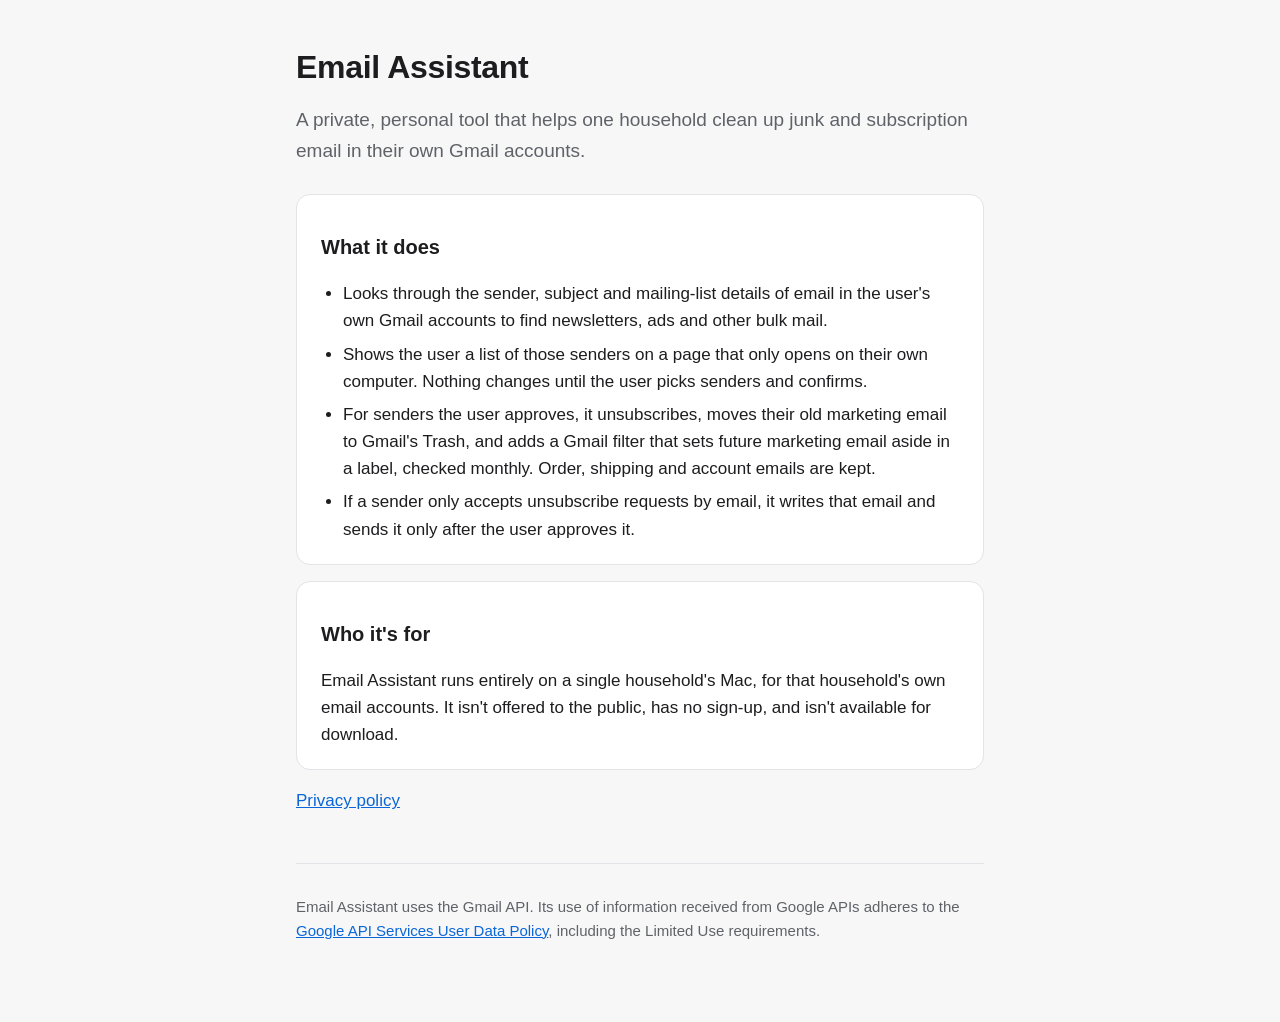
<file: index.html>
<!doctype html>
<html lang="en">
<head>
  <meta charset="utf-8">
  <meta name="viewport" content="width=device-width, initial-scale=1">
  <title>Email Assistant</title>
  <meta name="description" content="A private, personal tool that helps one household clean up junk and subscription email in their own Gmail accounts.">
  <link rel="stylesheet" href="style.css">
</head>
<body>
  <main>
    <h1>Email Assistant</h1>
    <p class="lead">
      A private, personal tool that helps one household clean up junk and
      subscription email in their own Gmail accounts.
    </p>

    <div class="card">
      <h2>What it does</h2>
      <ul>
        <li>Looks through the sender, subject and mailing-list details of email in the
          user's own Gmail accounts to find newsletters, ads and other bulk mail.</li>
        <li>Shows the user a list of those senders on a page that only opens on their
          own computer. Nothing changes until the user picks senders and confirms.</li>
        <li>For senders the user approves, it unsubscribes, moves their old
          marketing email to Gmail's Trash, and adds a Gmail filter that sets future marketing
          email aside in a label, checked monthly. Order, shipping and account emails are kept.</li>
        <li>If a sender only accepts unsubscribe requests by email, it writes that email
          and sends it only after the user approves it.</li>
      </ul>
    </div>

    <div class="card">
      <h2>Who it's for</h2>
      <p>
        Email Assistant runs entirely on a single household's Mac, for that household's
        own email accounts. It isn't offered to the public, has no sign-up, and isn't
        available for download.
      </p>
    </div>

    <p><a href="privacy.html">Privacy policy</a></p>

    <footer>
      <p class="muted">Email Assistant uses the Gmail API. Its use of information received
        from Google APIs adheres to the
        <a href="https://developers.google.com/terms/api-services-user-data-policy">Google API
        Services User Data Policy</a>, including the Limited Use requirements.</p>
    </footer>
  </main>
</body>
</html>
</file>
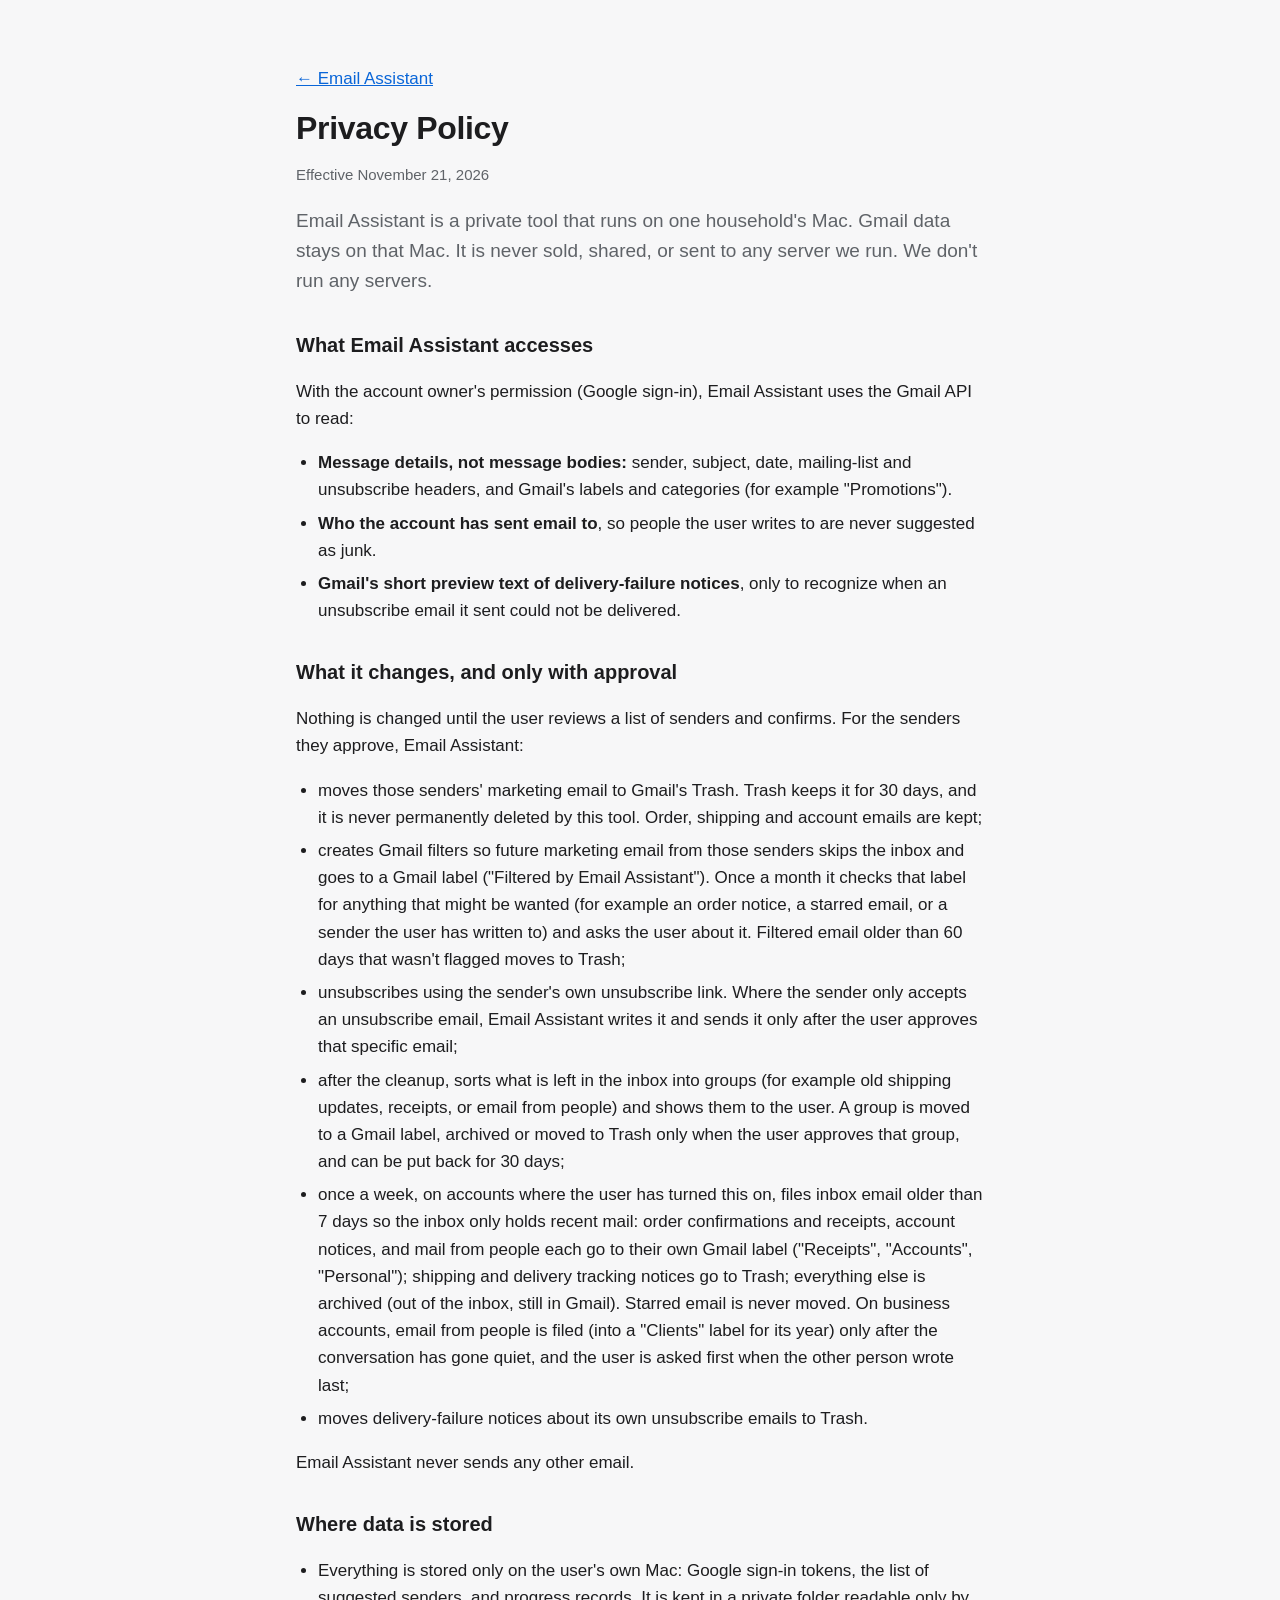
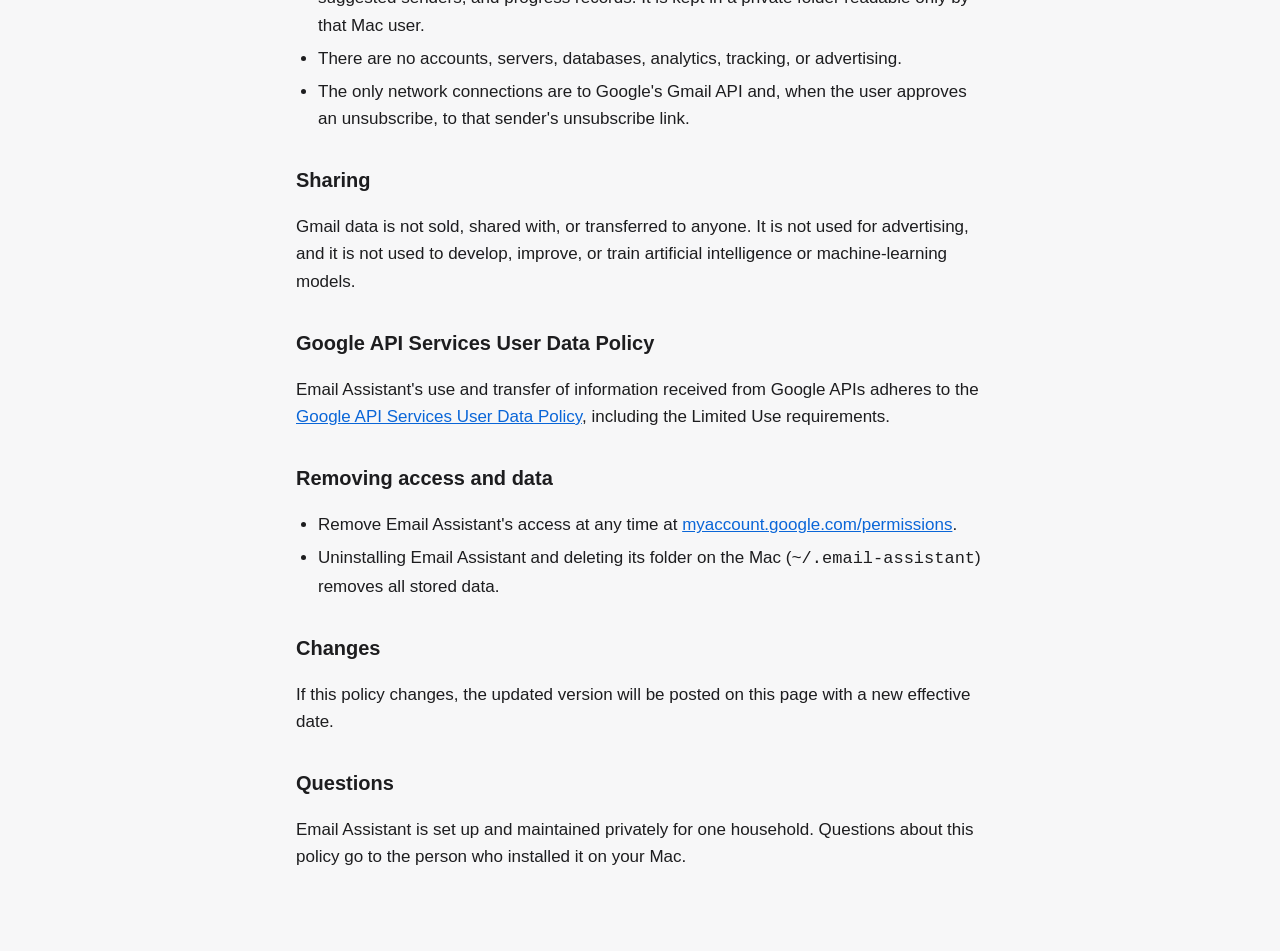
<file: privacy.html>
<!doctype html>
<html lang="en">
<head>
  <meta charset="utf-8">
  <meta name="viewport" content="width=device-width, initial-scale=1">
  <title>Privacy Policy</title>
  <meta name="description" content="How Email Assistant handles Gmail data: it stays on the user's own Mac and is never shared.">
  <link rel="stylesheet" href="style.css">
</head>
<body>
  <main>
    <p><a href="index.html">← Email Assistant</a></p>
    <h1>Privacy Policy</h1>
    <p class="muted">Effective November 21, 2026</p>

    <p class="lead">
      Email Assistant is a private tool that runs on one household's Mac. Gmail data
      stays on that Mac. It is never sold, shared, or sent to any server we run.
      We don't run any servers.
    </p>

    <h2>What Email Assistant accesses</h2>
    <p>With the account owner's permission (Google sign-in), Email Assistant uses the Gmail API to read:</p>
    <ul>
      <li><strong>Message details, not message bodies:</strong> sender, subject, date,
        mailing-list and unsubscribe headers, and Gmail's labels and categories
        (for example "Promotions").</li>
      <li><strong>Who the account has sent email to</strong>, so people the user writes
        to are never suggested as junk.</li>
      <li><strong>Gmail's short preview text of delivery-failure notices</strong>, only to
        recognize when an unsubscribe email it sent could not be delivered.</li>
    </ul>

    <h2>What it changes, and only with approval</h2>
    <p>Nothing is changed until the user reviews a list of senders and confirms. For the senders they approve, Email Assistant:</p>
    <ul>
      <li>moves those senders' marketing email to Gmail's Trash. Trash keeps it for
        30 days, and it is never permanently deleted by this tool. Order, shipping and
        account emails are kept;</li>
      <li>creates Gmail filters so future marketing email from those senders skips the inbox and goes
        to a Gmail label ("Filtered by Email Assistant"). Once a month it checks that label for anything
        that might be wanted (for example an order notice, a starred email, or a sender the user has
        written to) and asks the user about it. Filtered email older than 60 days that wasn't flagged
        moves to Trash;</li>
      <li>unsubscribes using the sender's own unsubscribe link. Where the sender only accepts
        an unsubscribe email, Email Assistant writes it and sends it only after the user
        approves that specific email;</li>
      <li>after the cleanup, sorts what is left in the inbox into groups (for example old shipping updates,
        receipts, or email from people) and shows them to the user. A group is moved to a Gmail label,
        archived or moved to Trash only when the user approves that group, and can be put back for 30 days;</li>
      <li>once a week, on accounts where the user has turned this on, files inbox email older than 7 days so the
        inbox only holds recent mail: order confirmations and receipts, account notices, and mail from
        people each go to their own Gmail label ("Receipts", "Accounts", "Personal"); shipping and
        delivery tracking notices go to Trash; everything else is archived (out of the inbox, still in
        Gmail). Starred email is never moved. On business accounts, email from people is filed (into a
        "Clients" label for its year) only after the conversation has gone quiet, and the user is asked first
        when the other person wrote last;</li>
      <li>moves delivery-failure notices about its own unsubscribe emails to Trash.</li>
    </ul>
    <p>Email Assistant never sends any other email.</p>

    <h2>Where data is stored</h2>
    <ul>
      <li>Everything is stored only on the user's own Mac: Google sign-in tokens, the list
        of suggested senders, and progress records. It is kept in a private folder
        readable only by that Mac user.</li>
      <li>There are no accounts, servers, databases, analytics, tracking, or advertising.</li>
      <li>The only network connections are to Google's Gmail API and, when the user
        approves an unsubscribe, to that sender's unsubscribe link.</li>
    </ul>

    <h2>Sharing</h2>
    <p>Gmail data is not sold, shared with, or transferred to anyone. It is not used for
      advertising, and it is not used to develop, improve, or train artificial
      intelligence or machine-learning models.</p>

    <h2>Google API Services User Data Policy</h2>
    <p>Email Assistant's use and transfer of information received from Google APIs adheres to the
      <a href="https://developers.google.com/terms/api-services-user-data-policy">Google API
      Services User Data Policy</a>, including the Limited Use requirements.</p>

    <h2>Removing access and data</h2>
    <ul>
      <li>Remove Email Assistant's access at any time at
        <a href="https://myaccount.google.com/permissions">myaccount.google.com/permissions</a>.</li>
      <li>Uninstalling Email Assistant and deleting its folder on the Mac
        (<code>~/.email-assistant</code>) removes all stored data.</li>
    </ul>

    <h2>Changes</h2>
    <p>If this policy changes, the updated version will be posted on this page with a new effective date.</p>

    <h2>Questions</h2>
    <p>Email Assistant is set up and maintained privately for one household. Questions about
      this policy go to the person who installed it on your Mac.</p>
  </main>
</body>
</html>
</file>
<file: style.css>
:root {
  --bg: #f7f7f8;
  --card: #ffffff;
  --text: #1d1d1f;
  --muted: #5f6368;
  --line: #e3e3e8;
  --accent: #0a66d8;
}
@media (prefers-color-scheme: dark) {
  :root {
    --bg: #1c1c1e;
    --card: #2c2c2e;
    --text: #f2f2f7;
    --muted: #a1a1a6;
    --line: #3a3a3c;
    --accent: #5aa0ff;
  }
}
* { box-sizing: border-box; }
body {
  margin: 0;
  background: var(--bg);
  color: var(--text);
  font: 17px/1.6 -apple-system, BlinkMacSystemFont, "Segoe UI", "Helvetica Neue", Arial, sans-serif;
}
main { max-width: 720px; margin: 0 auto; padding: 48px 16px 64px; }
h1 { font-size: 32px; line-height: 1.2; margin: 0 0 8px; letter-spacing: -0.01em; }
h2 { font-size: 20px; margin: 32px 0 8px; }
p, li { color: var(--text); }
.lead { font-size: 19px; color: var(--muted); margin-bottom: 28px; }
.muted { color: var(--muted); font-size: 15px; }
.card { background: var(--card); border: 1px solid var(--line); border-radius: 14px; padding: 4px 24px; margin: 16px 0; }
a { color: var(--accent); }
ul { padding-left: 22px; }
li { margin: 6px 0; }
footer { margin-top: 48px; padding-top: 16px; border-top: 1px solid var(--line); }
</file>
